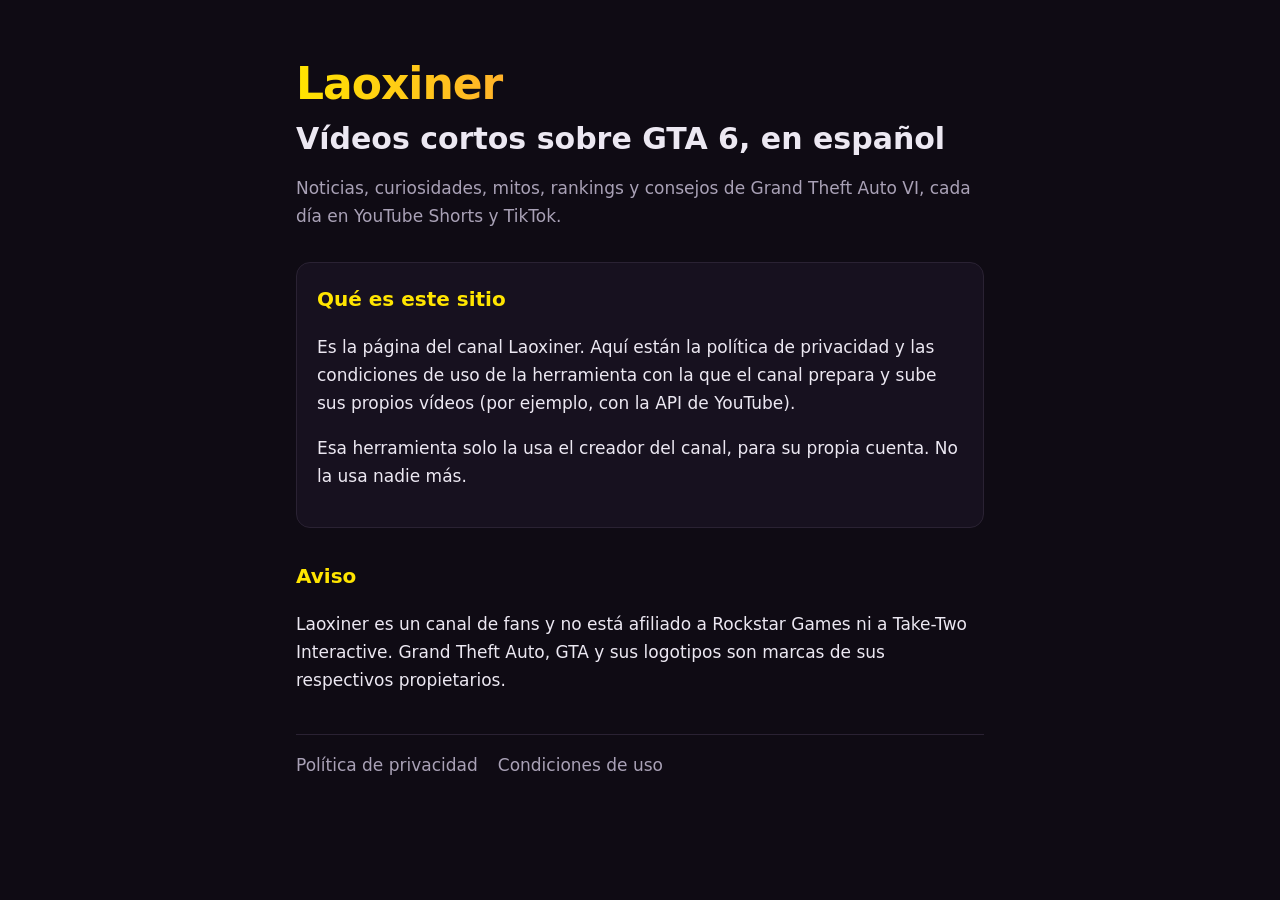
<file: index.html>
<!doctype html>
<html lang="es">
<head>
  <meta charset="utf-8">
  <meta name="viewport" content="width=device-width, initial-scale=1">
  <title>Laoxiner</title>
  <meta name="description" content="Laoxiner: vídeos cortos en español sobre GTA 6 (noticias, curiosidades, mitos y consejos).">
  <link rel="stylesheet" href="estilo.css">
</head>
<body>
<main>
  <header>
    <p class="marca">Laoxiner</p>
    <h1>Vídeos cortos sobre GTA 6, en español</h1>
    <p class="suave">Noticias, curiosidades, mitos, rankings y consejos de Grand Theft Auto VI, cada día en YouTube Shorts y TikTok.</p>
  </header>

  <div class="tarjeta">
    <h2 style="margin-top:0">Qué es este sitio</h2>
    <p>Es la página del canal Laoxiner. Aquí están la política de privacidad y las condiciones de uso de la herramienta con la que el canal prepara y sube sus propios vídeos (por ejemplo, con la API de YouTube).</p>
    <p>Esa herramienta solo la usa el creador del canal, para su propia cuenta. No la usa nadie más.</p>
  </div>

  <h2>Aviso</h2>
  <p>Laoxiner es un canal de fans y no está afiliado a Rockstar Games ni a Take-Two Interactive. Grand Theft Auto, GTA y sus logotipos son marcas de sus respectivos propietarios.</p>

  <nav>
    <a href="privacidad.html">Política de privacidad</a>
    <a href="terminos.html">Condiciones de uso</a>
  </nav>
</main>
</body>
</html>
</file>
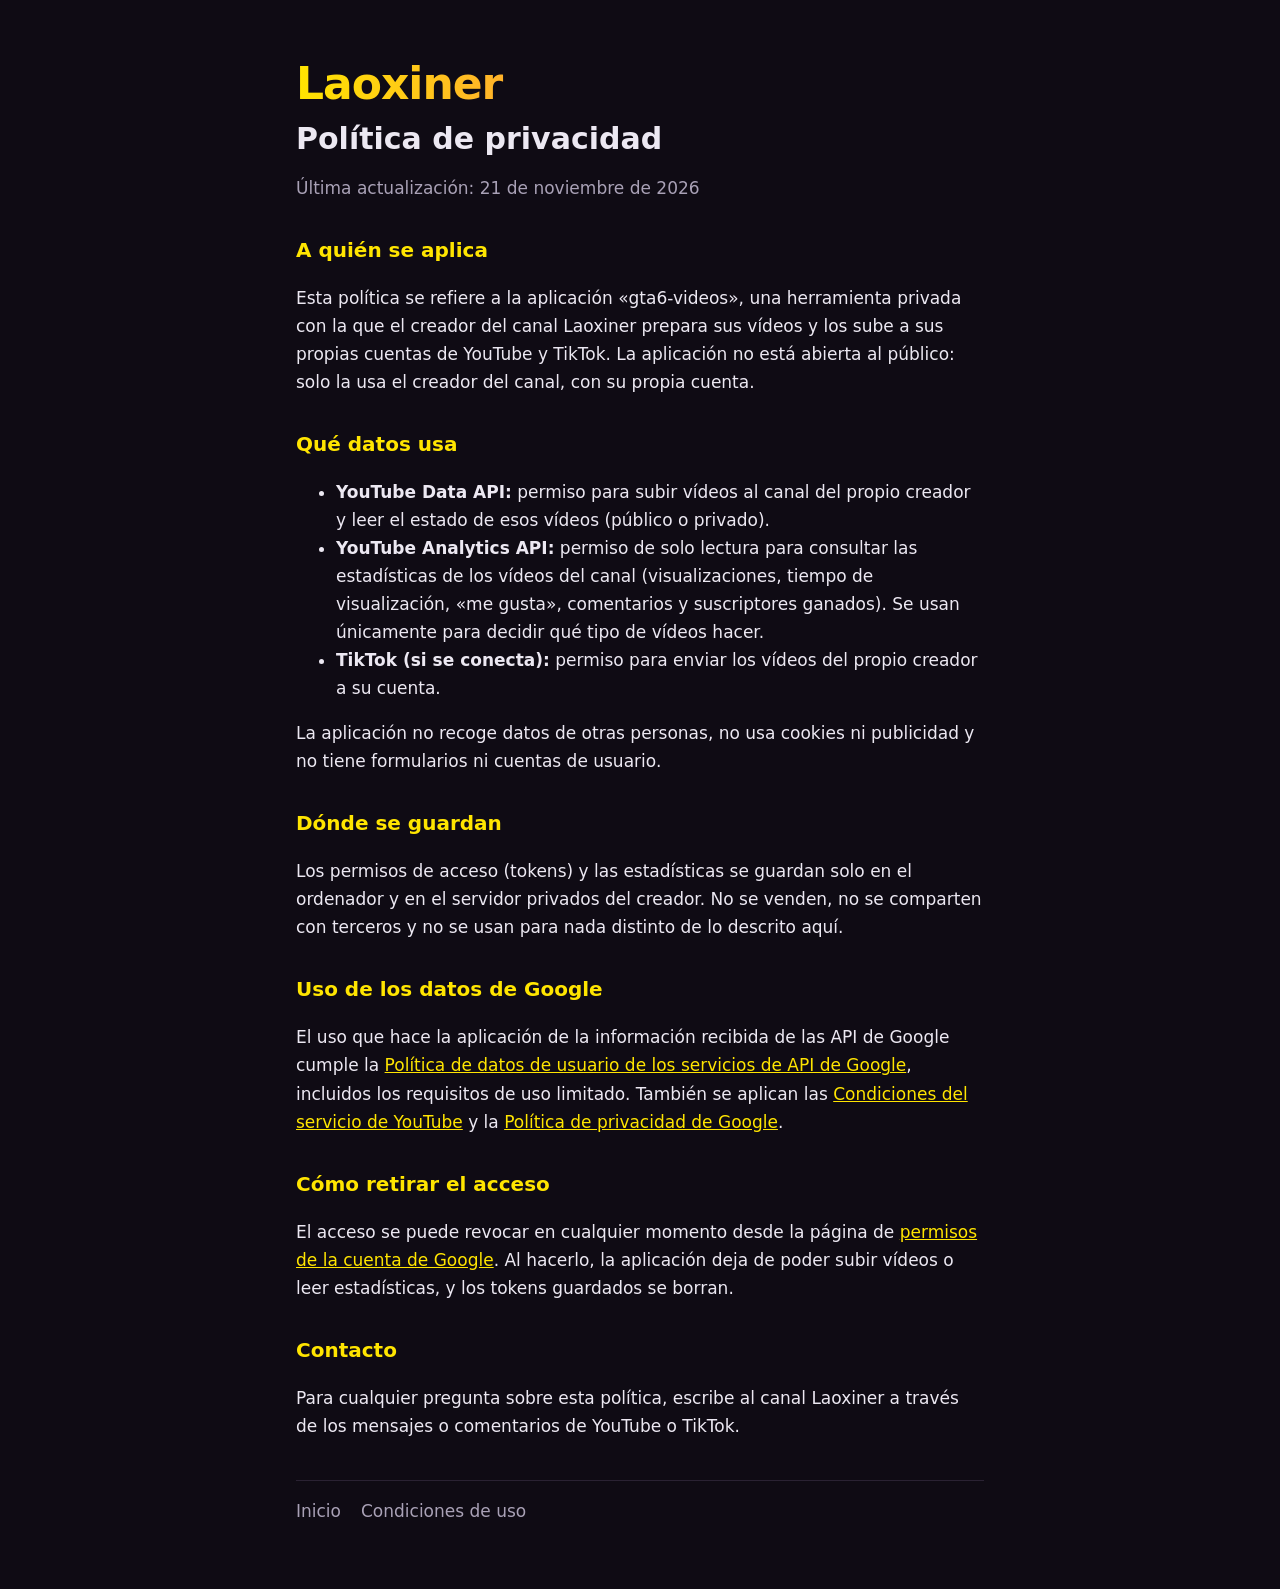
<file: privacidad.html>
<!doctype html>
<html lang="es">
<head>
  <meta charset="utf-8">
  <meta name="viewport" content="width=device-width, initial-scale=1">
  <title>Privacidad · Laoxiner</title>
  <meta name="description" content="Política de privacidad de la herramienta de publicación del canal Laoxiner.">
  <link rel="stylesheet" href="estilo.css">
</head>
<body>
<main>
  <header>
    <p class="marca"><a href="index.html" style="color:inherit;text-decoration:none">Laoxiner</a></p>
    <h1>Política de privacidad</h1>
    <p class="suave">Última actualización: 21 de noviembre de 2026</p>
  </header>

  <h2>A quién se aplica</h2>
  <p>Esta política se refiere a la aplicación «gta6-videos», una herramienta privada con la que el creador del canal Laoxiner prepara sus vídeos y los sube a sus propias cuentas de YouTube y TikTok. La aplicación no está abierta al público: solo la usa el creador del canal, con su propia cuenta.</p>

  <h2>Qué datos usa</h2>
  <ul>
    <li><strong>YouTube Data API:</strong> permiso para subir vídeos al canal del propio creador y leer el estado de esos vídeos (público o privado).</li>
    <li><strong>YouTube Analytics API:</strong> permiso de solo lectura para consultar las estadísticas de los vídeos del canal (visualizaciones, tiempo de visualización, «me gusta», comentarios y suscriptores ganados). Se usan únicamente para decidir qué tipo de vídeos hacer.</li>
    <li><strong>TikTok (si se conecta):</strong> permiso para enviar los vídeos del propio creador a su cuenta.</li>
  </ul>
  <p>La aplicación no recoge datos de otras personas, no usa cookies ni publicidad y no tiene formularios ni cuentas de usuario.</p>

  <h2>Dónde se guardan</h2>
  <p>Los permisos de acceso (tokens) y las estadísticas se guardan solo en el ordenador y en el servidor privados del creador. No se venden, no se comparten con terceros y no se usan para nada distinto de lo descrito aquí.</p>

  <h2>Uso de los datos de Google</h2>
  <p>El uso que hace la aplicación de la información recibida de las API de Google cumple la <a href="https://developers.google.com/terms/api-services-user-data-policy">Política de datos de usuario de los servicios de API de Google</a>, incluidos los requisitos de uso limitado. También se aplican las <a href="https://www.youtube.com/t/terms">Condiciones del servicio de YouTube</a> y la <a href="https://policies.google.com/privacy">Política de privacidad de Google</a>.</p>

  <h2>Cómo retirar el acceso</h2>
  <p>El acceso se puede revocar en cualquier momento desde la página de <a href="https://myaccount.google.com/permissions">permisos de la cuenta de Google</a>. Al hacerlo, la aplicación deja de poder subir vídeos o leer estadísticas, y los tokens guardados se borran.</p>

  <h2>Contacto</h2>
  <p>Para cualquier pregunta sobre esta política, escribe al canal Laoxiner a través de los mensajes o comentarios de YouTube o TikTok.</p>

  <nav>
    <a href="index.html">Inicio</a>
    <a href="terminos.html">Condiciones de uso</a>
  </nav>
</main>
</body>
</html>
</file>
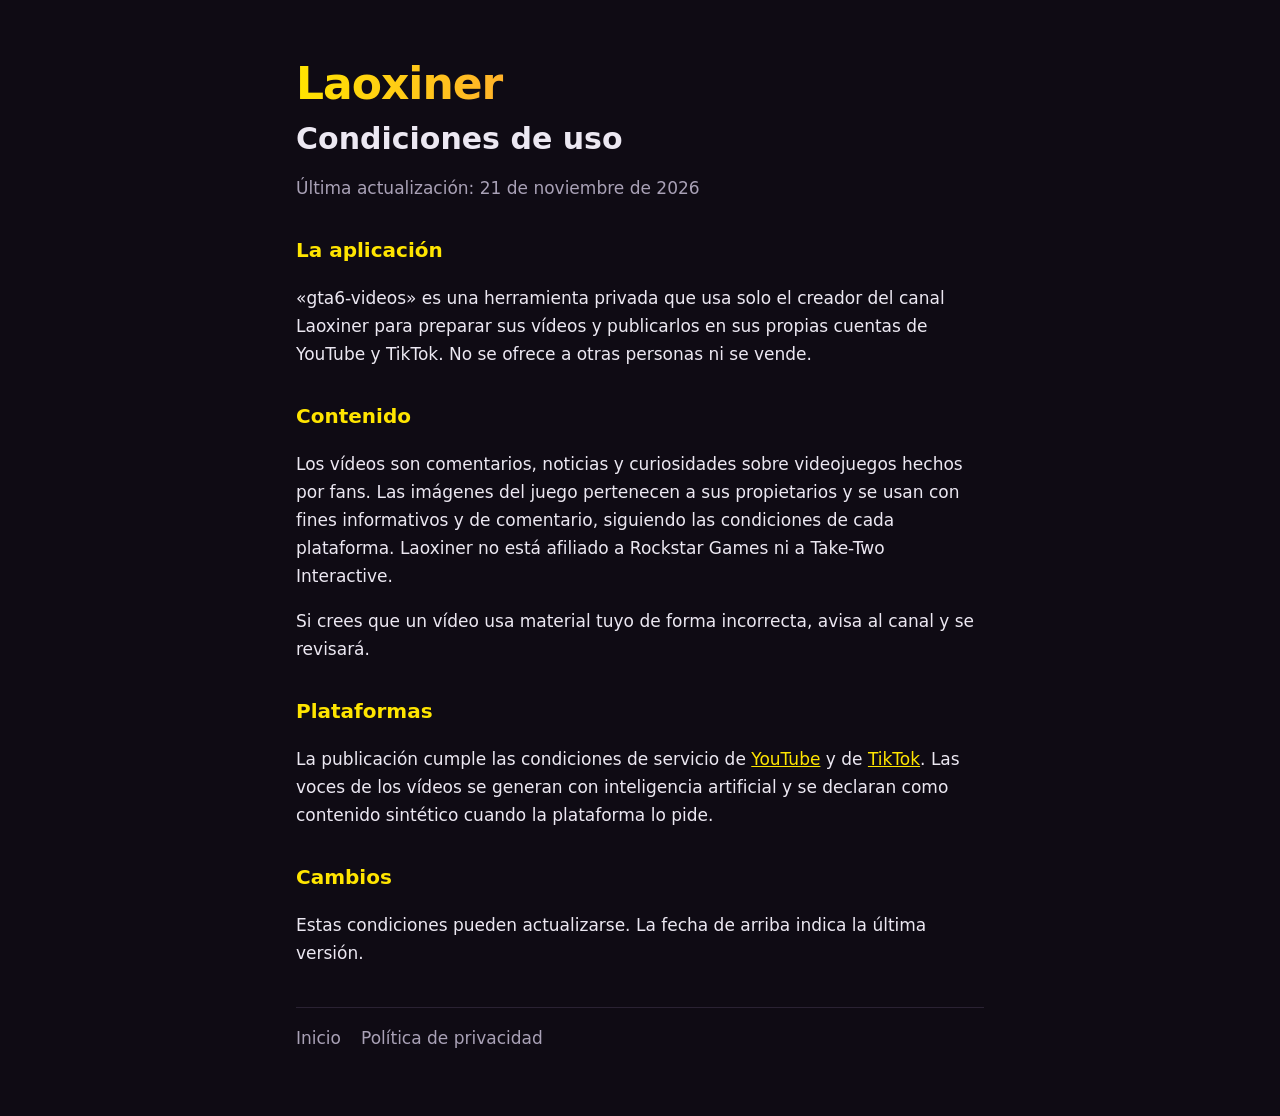
<file: terminos.html>
<!doctype html>
<html lang="es">
<head>
  <meta charset="utf-8">
  <meta name="viewport" content="width=device-width, initial-scale=1">
  <title>Condiciones · Laoxiner</title>
  <meta name="description" content="Condiciones de uso de la herramienta de publicación del canal Laoxiner.">
  <link rel="stylesheet" href="estilo.css">
</head>
<body>
<main>
  <header>
    <p class="marca"><a href="index.html" style="color:inherit;text-decoration:none">Laoxiner</a></p>
    <h1>Condiciones de uso</h1>
    <p class="suave">Última actualización: 21 de noviembre de 2026</p>
  </header>

  <h2>La aplicación</h2>
  <p>«gta6-videos» es una herramienta privada que usa solo el creador del canal Laoxiner para preparar sus vídeos y publicarlos en sus propias cuentas de YouTube y TikTok. No se ofrece a otras personas ni se vende.</p>

  <h2>Contenido</h2>
  <p>Los vídeos son comentarios, noticias y curiosidades sobre videojuegos hechos por fans. Las imágenes del juego pertenecen a sus propietarios y se usan con fines informativos y de comentario, siguiendo las condiciones de cada plataforma. Laoxiner no está afiliado a Rockstar Games ni a Take-Two Interactive.</p>
  <p>Si crees que un vídeo usa material tuyo de forma incorrecta, avisa al canal y se revisará.</p>

  <h2>Plataformas</h2>
  <p>La publicación cumple las condiciones de servicio de <a href="https://www.youtube.com/t/terms">YouTube</a> y de <a href="https://www.tiktok.com/legal/terms-of-service">TikTok</a>. Las voces de los vídeos se generan con inteligencia artificial y se declaran como contenido sintético cuando la plataforma lo pide.</p>

  <h2>Cambios</h2>
  <p>Estas condiciones pueden actualizarse. La fecha de arriba indica la última versión.</p>

  <nav>
    <a href="index.html">Inicio</a>
    <a href="privacidad.html">Política de privacidad</a>
  </nav>
</main>
</body>
</html>
</file>
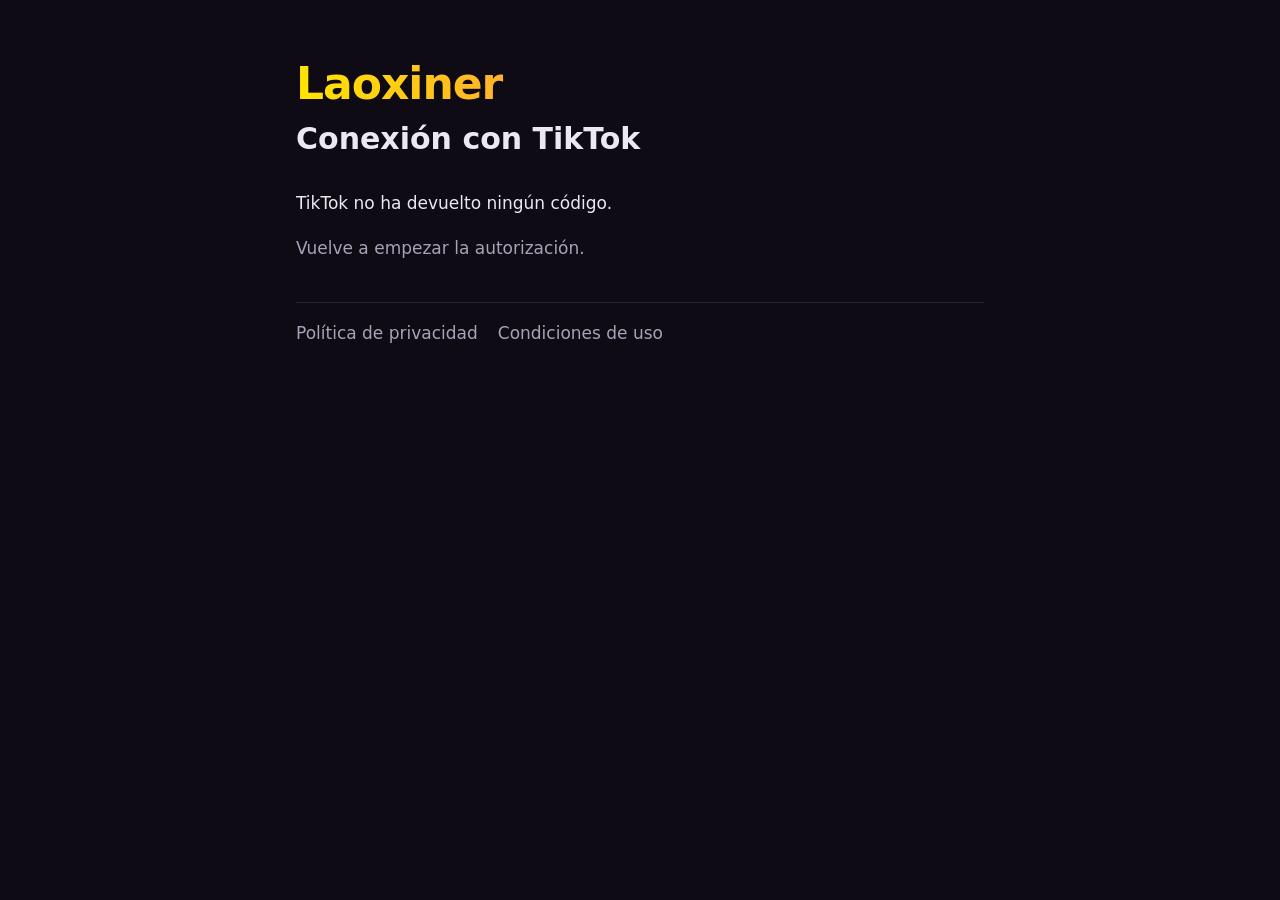
<file: tiktok.html>
<!doctype html>
<html lang="es">
<head>
  <meta charset="utf-8">
  <meta name="viewport" content="width=device-width, initial-scale=1">
  <meta name="robots" content="noindex">
  <title>Conexión con TikTok · Laoxiner</title>
  <link rel="stylesheet" href="estilo.css">
  <style>
    code { display: block; word-break: break-all; background: #17111f; border: 1px solid var(--borde);
           border-radius: 10px; padding: 14px; font-size: 15px; color: var(--acento); }
    button { margin-top: 12px; font: inherit; font-weight: 700; background: var(--acento); color: #000;
             border: 0; border-radius: 10px; padding: 10px 18px; cursor: pointer; }
  </style>
</head>
<body>
<main>
  <header>
    <p class="marca"><a href="index.html" style="color:inherit;text-decoration:none">Laoxiner</a></p>
    <h1>Conexión con TikTok</h1>
  </header>
  <div id="ok" hidden>
    <p>Autorización recibida. Copia este código y pégalo en la terminal donde está esperando
       <strong>publicar_tiktok.py autorizar</strong>. Caduca en unos minutos y solo vale una vez.</p>
    <code id="codigo"></code>
    <button id="copiar" type="button">Copiar código</button>
    <p class="suave">Esta página no guarda ni envía el código a ningún sitio: solo lo muestra.</p>
  </div>
  <div id="error" hidden>
    <p>TikTok no ha devuelto ningún código.</p>
    <p class="suave" id="detalle"></p>
  </div>
  <nav>
    <a href="privacidad.html">Política de privacidad</a>
    <a href="terminos.html">Condiciones de uso</a>
  </nav>
</main>
<script>
  const p = new URLSearchParams(location.search);
  const codigo = p.get("code");
  if (codigo) {
    document.getElementById("ok").hidden = false;
    document.getElementById("codigo").textContent = codigo;
    document.getElementById("copiar").onclick = async () => {
      try { await navigator.clipboard.writeText(codigo); document.getElementById("copiar").textContent = "Copiado"; }
      catch (e) { document.getElementById("copiar").textContent = "Selecciónalo y cópialo a mano"; }
    };
  } else {
    document.getElementById("error").hidden = false;
    document.getElementById("detalle").textContent =
      [p.get("error"), p.get("error_description")].filter(Boolean).join(": ") || "Vuelve a empezar la autorización.";
  }
</script>
</body>
</html>
</file>
<file: estilo.css>
:root {
  --fondo: #0f0b14;
  --texto: #ece8f2;
  --suave: #a9a1b6;
  --acento: #ffe500;
  --rosa: #ff3d8b;
  --borde: #2a2233;
}
* { box-sizing: border-box; }
html { -webkit-text-size-adjust: 100%; }
body {
  margin: 0;
  background: var(--fondo);
  color: var(--texto);
  font: 17px/1.65 system-ui, -apple-system, "Segoe UI", Roboto, sans-serif;
}
main { max-width: 720px; margin: 0 auto; padding: 48px 16px 64px; }
header { margin-bottom: 32px; }
.marca {
  font-weight: 900; font-size: 44px; letter-spacing: -1px; margin: 0;
  background: linear-gradient(90deg, var(--acento), var(--rosa));
  -webkit-background-clip: text; background-clip: text; color: transparent;
}
h1 { font-size: 30px; line-height: 1.2; margin: 0 0 8px; }
h2 { font-size: 20px; margin: 32px 0 8px; color: var(--acento); }
p, li { color: var(--texto); }
.suave { color: var(--suave); }
a { color: var(--acento); }
nav { display: flex; flex-wrap: wrap; gap: 8px 20px; margin-top: 40px; padding-top: 16px; border-top: 1px solid var(--borde); }
nav a { color: var(--suave); text-decoration: none; }
nav a:hover { color: var(--acento); }
.tarjeta { border: 1px solid var(--borde); border-radius: 14px; padding: 20px; margin: 24px 0; background: #17111f; }
</file>
